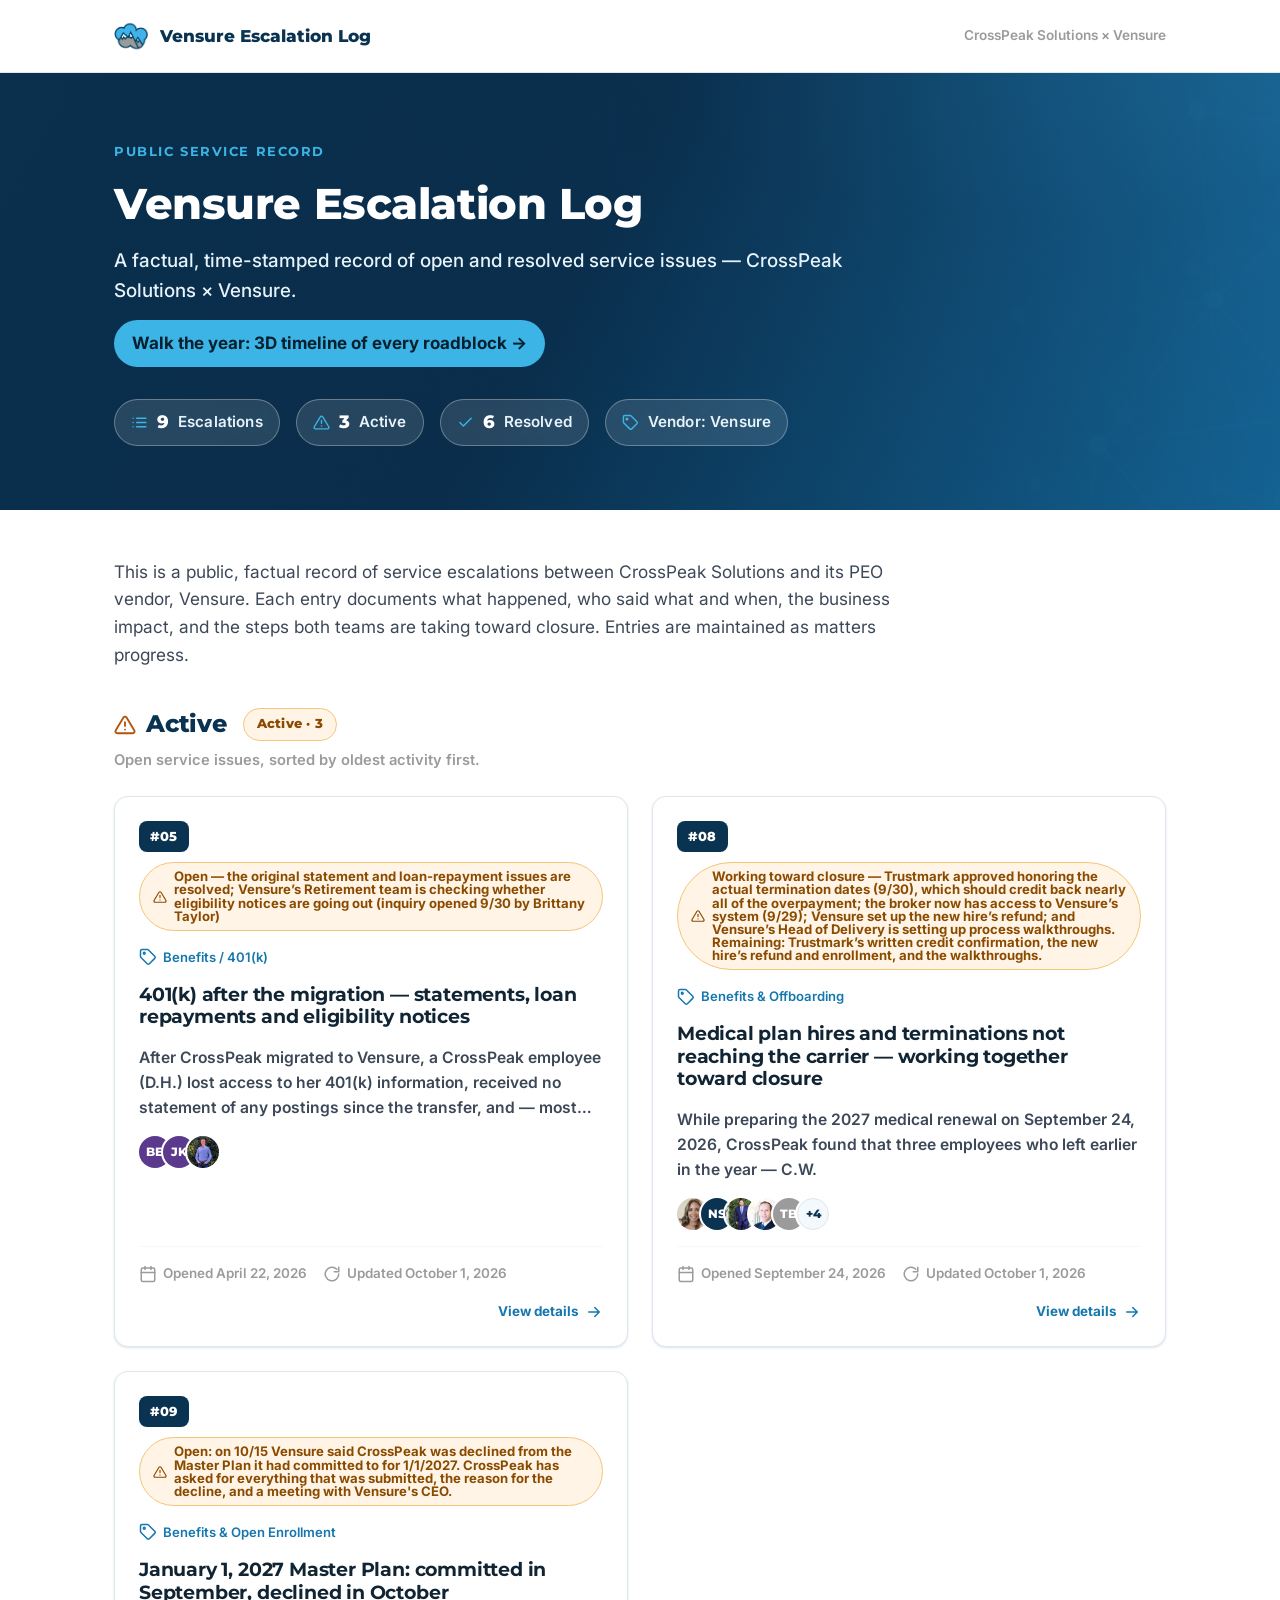
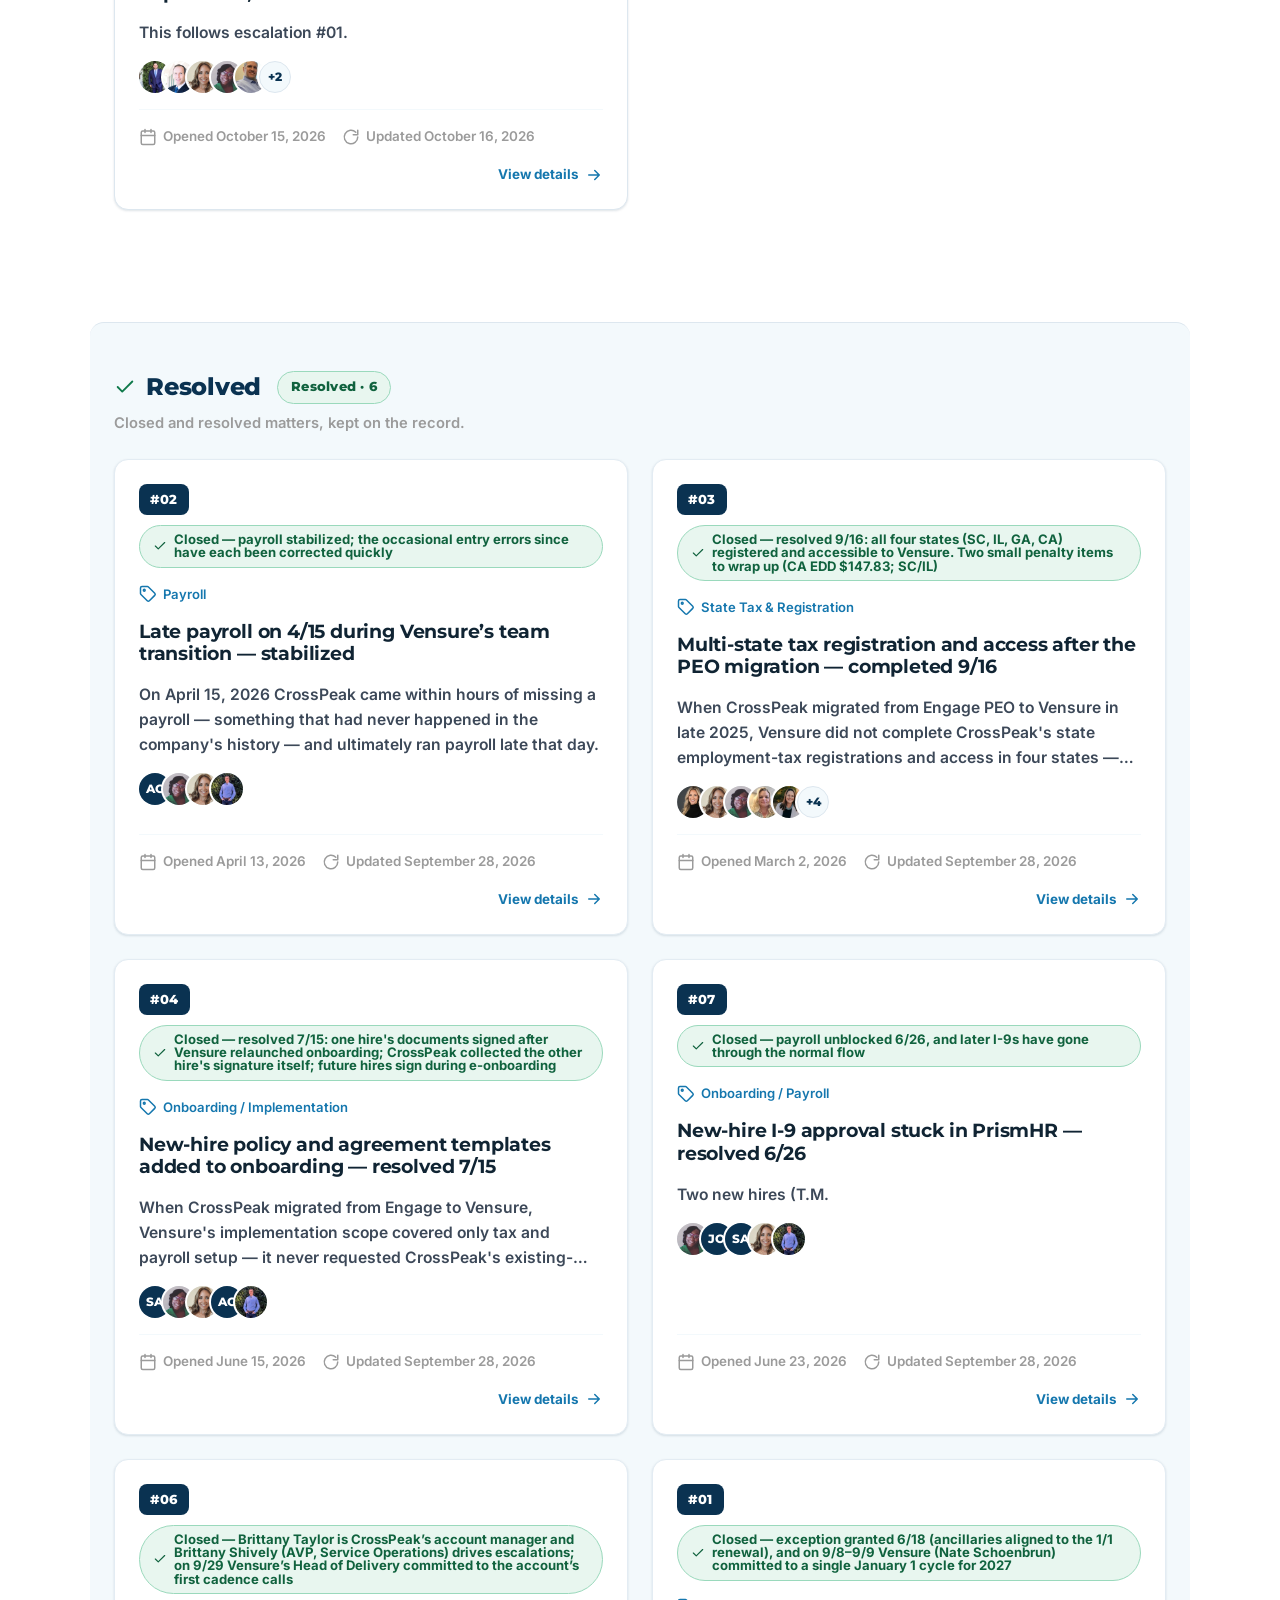
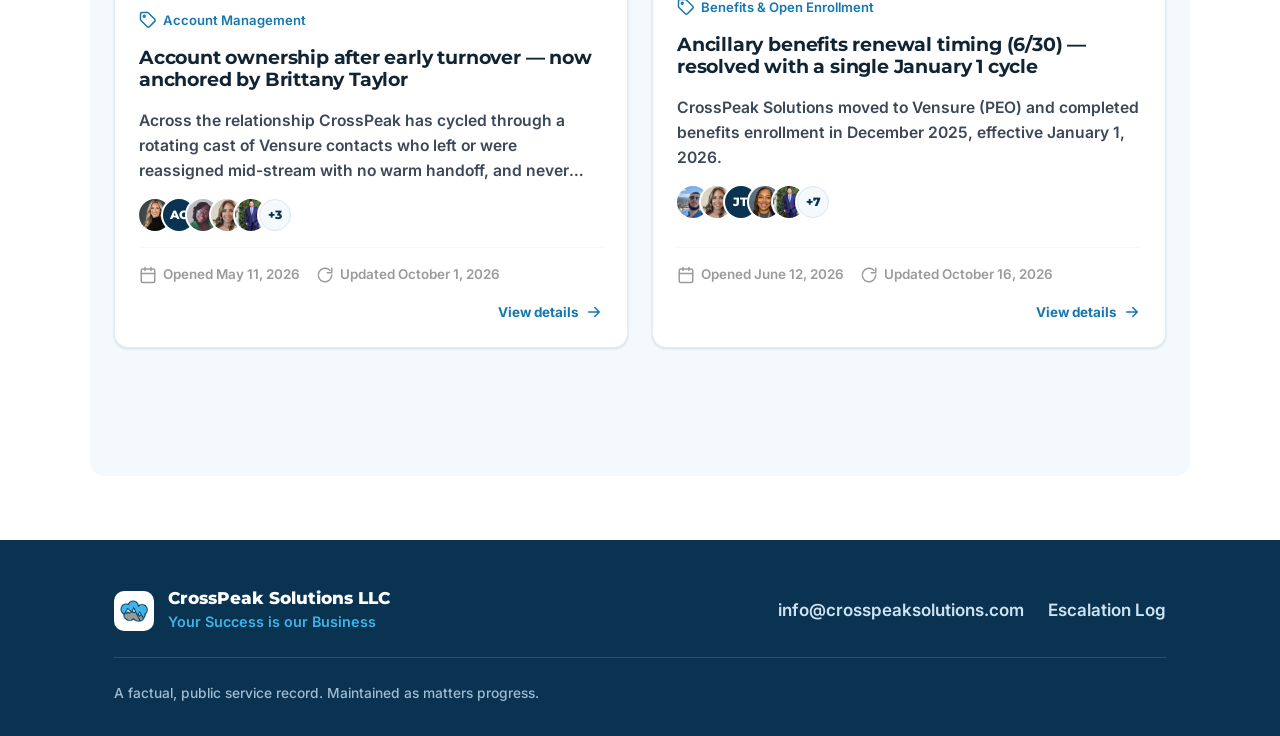
<file: index.html>
<!DOCTYPE html>
<html lang="en">
<head>
  <meta charset="UTF-8" />
  <meta name="viewport" content="width=device-width, initial-scale=1.0" />
  <title>Vensure Escalation Log — CrossPeak Solutions</title>
  <meta name="description" content="A factual, time-stamped public record of open and resolved service issues between CrossPeak Solutions and its PEO vendor, Vensure." />
  <meta name="robots" content="index, follow" />

  <!-- Open Graph / social -->
  <meta property="og:title" content="Vensure Escalation Log — CrossPeak Solutions" />
  <meta property="og:description" content="A factual, time-stamped public record of open and resolved service issues between CrossPeak Solutions and its PEO vendor, Vensure." />
  <meta property="og:type" content="website" />
  <meta property="og:image" content="https://crosspeakzane.github.io/vensure-escalations/assets/img/og-card.jpg" />
  <meta property="og:url" content="https://crosspeakzane.github.io/vensure-escalations/" />
  <!-- Twitter -->
  <meta name="twitter:card" content="summary_large_image" />
  <meta name="twitter:title" content="Vensure Escalation Log — CrossPeak Solutions" />
  <meta name="twitter:description" content="A factual, time-stamped public record of open and resolved service issues between CrossPeak Solutions and its PEO vendor, Vensure." />
  <meta name="twitter:image" content="https://crosspeakzane.github.io/vensure-escalations/assets/img/og-card.jpg" />

  <link rel="icon" href="assets/cps-logo.png" type="image/png" />
  <link rel="apple-touch-icon" href="assets/cps-logo.png" />
  <link rel="preconnect" href="https://fonts.googleapis.com" />
  <link rel="preconnect" href="https://fonts.gstatic.com" crossorigin />
  <link href="https://fonts.googleapis.com/css2?family=Inter:wght@400;500;600;700&family=Montserrat:wght@700;800&display=swap" rel="stylesheet" />
  <link rel="stylesheet" href="assets/style.css?v=20260928e" />
</head>
<body>
  <header class="site-header">
    <div class="container">
      <a class="brand" href="index.html" aria-label="Vensure Escalation Log — home">
        <img src="assets/cps-logo.png" alt="CrossPeak Solutions" />
        <span class="wordmark">Vensure Escalation Log</span>
      </a>
      <span class="header-spacer"></span>
      <span class="header-acct">CrossPeak Solutions × Vensure</span>
    </div>
  </header>

  <section class="hero hero--img">
    <div class="hero-overlay" aria-hidden="true"></div>
    <div class="container">
      <span class="hero-eyebrow">Public Service Record</span>
      <h1>Vensure Escalation Log</h1>
      <p class="subtitle">A factual, time-stamped record of open and resolved service issues — CrossPeak Solutions × Vensure.</p>
      <p style="margin:14px 0 0"><a href="journey.html" style="display:inline-block;background:#3CB4E5;color:#06202F;font-weight:700;padding:10px 18px;border-radius:999px;text-decoration:none">Walk the year: 3D timeline of every roadblock →</a></p>
      <div id="hero-stats" class="hero-stats" aria-label="Escalation summary"></div>
    </div>
  </section>

  <main class="container">
    <section class="intro">
      <p>This is a public, factual record of service escalations between CrossPeak Solutions and its PEO vendor, Vensure. Each entry documents what happened, who said what and when, the business impact, and the steps both teams are taking toward closure. Entries are maintained as matters progress.</p>
    </section>
    <div id="escalation-list"></div>
  </main>

  <footer class="site-footer">
    <div class="container">
      <div class="footer-main">
        <div class="footer-brand">
          <img src="assets/cps-logo.png" alt="" class="footer-logo" />
          <div>
            <span class="f-brand">CrossPeak Solutions LLC</span>
            <span class="f-tag">Your Success is our Business</span>
          </div>
        </div>
        <div class="footer-links">
          <a href="mailto:info@crosspeaksolutions.com">info@crosspeaksolutions.com</a>
          <a href="index.html">Escalation Log</a>
        </div>
      </div>
      <p class="footer-note">A factual, public service record. Maintained as matters progress.</p>
    </div>
  </footer>

  <script src="assets/app.js?v=20260928e"></script>
</body>
</html>
</file>
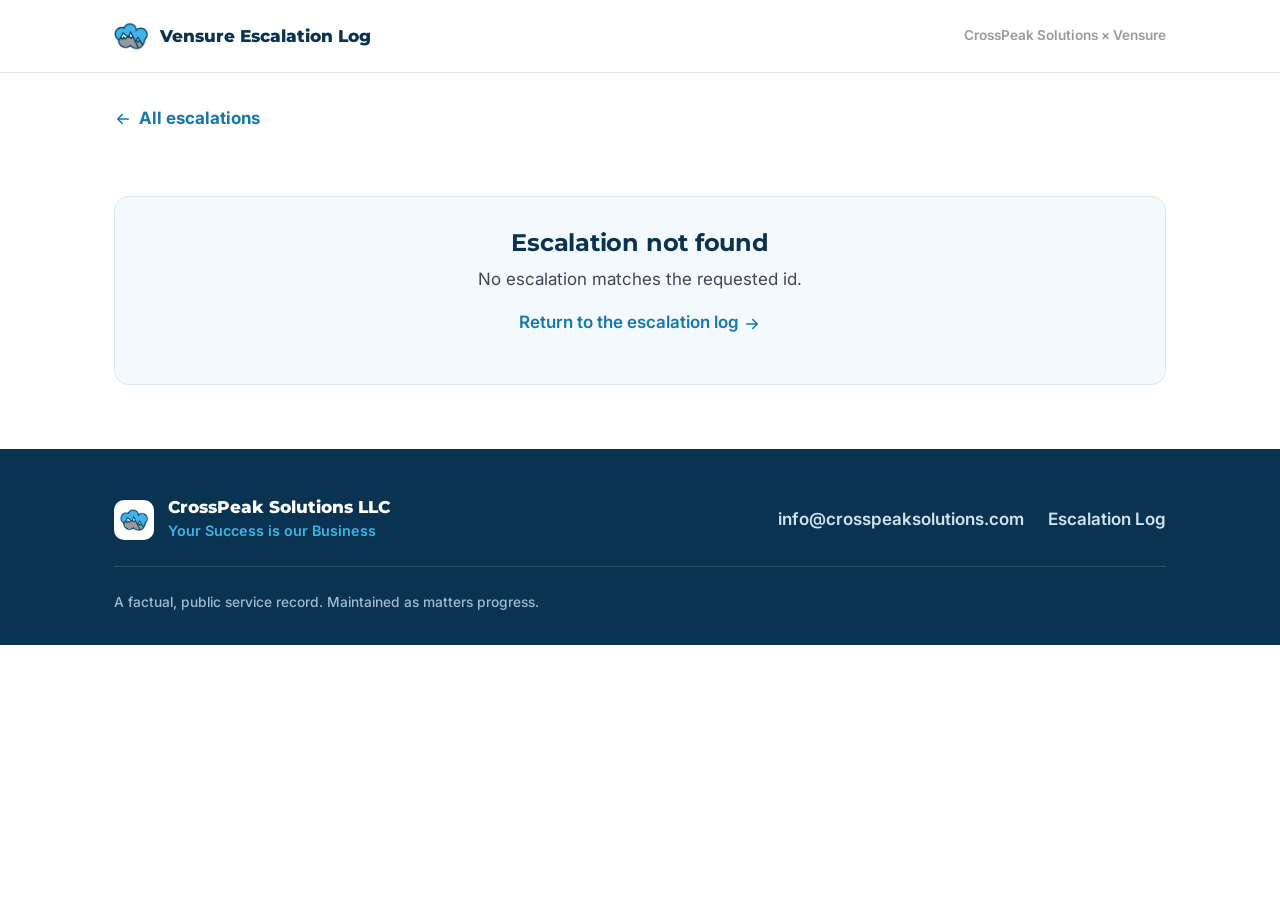
<file: escalation.html>
<!DOCTYPE html>
<html lang="en">
<head>
  <meta charset="UTF-8" />
  <meta name="viewport" content="width=device-width, initial-scale=1.0" />
  <title>Escalation — Vensure Escalation Log</title>
  <meta name="description" content="Detailed record of a service escalation between CrossPeak Solutions and its PEO vendor, Vensure." />
  <meta name="robots" content="index, follow" />

  <!-- Open Graph / social -->
  <meta property="og:title" content="Vensure Escalation Log — CrossPeak Solutions" />
  <meta property="og:description" content="A factual, time-stamped public record of open and resolved service issues between CrossPeak Solutions and its PEO vendor, Vensure." />
  <meta property="og:type" content="website" />
  <meta property="og:image" content="https://crosspeakzane.github.io/vensure-escalations/assets/img/og-card.jpg" />
  <meta property="og:url" content="https://crosspeakzane.github.io/vensure-escalations/" />
  <!-- Twitter -->
  <meta name="twitter:card" content="summary_large_image" />
  <meta name="twitter:title" content="Vensure Escalation Log — CrossPeak Solutions" />
  <meta name="twitter:description" content="A factual, time-stamped public record of open and resolved service issues between CrossPeak Solutions and its PEO vendor, Vensure." />
  <meta name="twitter:image" content="https://crosspeakzane.github.io/vensure-escalations/assets/img/og-card.jpg" />

  <link rel="icon" href="assets/cps-logo.png" type="image/png" />
  <link rel="apple-touch-icon" href="assets/cps-logo.png" />
  <link rel="preconnect" href="https://fonts.googleapis.com" />
  <link rel="preconnect" href="https://fonts.gstatic.com" crossorigin />
  <link href="https://fonts.googleapis.com/css2?family=Inter:wght@400;500;600;700&family=Montserrat:wght@700;800&display=swap" rel="stylesheet" />
  <link rel="stylesheet" href="assets/style.css?v=20260928e" />
</head>
<body>
  <header class="site-header">
    <div class="container">
      <a class="brand" href="index.html" aria-label="Vensure Escalation Log — home">
        <img src="assets/cps-logo.png" alt="CrossPeak Solutions" />
        <span class="wordmark">Vensure Escalation Log</span>
      </a>
      <span class="header-spacer"></span>
      <span class="header-acct">CrossPeak Solutions × Vensure</span>
    </div>
  </header>

  <main class="container">
    <article id="escalation-detail"></article>
  </main>

  <footer class="site-footer">
    <div class="container">
      <div class="footer-main">
        <div class="footer-brand">
          <img src="assets/cps-logo.png" alt="" class="footer-logo" />
          <div>
            <span class="f-brand">CrossPeak Solutions LLC</span>
            <span class="f-tag">Your Success is our Business</span>
          </div>
        </div>
        <div class="footer-links">
          <a href="mailto:info@crosspeaksolutions.com">info@crosspeaksolutions.com</a>
          <a href="index.html">Escalation Log</a>
        </div>
      </div>
      <p class="footer-note">A factual, public service record. Maintained as matters progress.</p>
    </div>
  </footer>

  <script src="assets/app.js?v=20260928e"></script>
</body>
</html>
</file>
<file: assets/style.css>
/* ============================================================
   Vensure Escalation Log — CrossPeak Solutions design system
   ============================================================ */
:root{
  --cps-sky:#3CB4E5;
  --cps-navy:#0A3251;
  --cps-gray:#9B9B9B;
  --cps-white:#ffffff;
  --cps-action:#1577AE;
  --cps-ink:#102433;
  --cps-body:#3C4858;
  --cps-line:#DDE7EF;
  --cps-bg:#ffffff;
  --cps-bg-soft:#F3F9FC;
  --cps-grad:linear-gradient(150deg,#0A3251 0%,#1577AE 100%);

  --space-1:8px; --space-2:16px; --space-3:24px; --space-4:32px;
  --space-5:48px; --space-6:64px;
  --radius:14px; --radius-sm:10px; --radius-pill:999px;
  --container:1100px;
  --shadow-sm:0 1px 3px rgba(10,50,81,.08), 0 1px 2px rgba(10,50,81,.06);
  --shadow-md:0 10px 30px rgba(10,50,81,.12);
  --ring:0 0 0 3px rgba(21,119,174,.55);
}

*{box-sizing:border-box}
html{ -webkit-text-size-adjust:100%; }
body{
  margin:0;
  font-family:'Inter',system-ui,-apple-system,Segoe UI,Roboto,sans-serif;
  font-size:17px;
  line-height:1.6;
  color:var(--cps-body);
  background:var(--cps-bg);
  -webkit-font-smoothing:antialiased;
}
h1,h2,h3,h4{
  font-family:'Montserrat',system-ui,sans-serif;
  color:var(--cps-navy);
  line-height:1.2;
  margin:0 0 var(--space-2);
  letter-spacing:-.01em;
}
h1{font-weight:800;font-size:clamp(1.9rem,3.6vw,2.7rem)}
h2{font-weight:700;font-size:1.5rem}
h3{font-weight:700;font-size:1.18rem}
p{margin:0 0 var(--space-2)}
a{color:var(--cps-action);text-decoration:none;font-weight:600}
a:hover{text-decoration:underline}
a:focus-visible,button:focus-visible{outline:none;box-shadow:var(--ring);border-radius:6px}

.container{max-width:var(--container);margin:0 auto;padding:0 var(--space-3)}
.svg-ico{width:18px;height:18px;flex:none;stroke:currentColor;stroke-width:2;
  stroke-linecap:round;stroke-linejoin:round;fill:none;vertical-align:middle}

/* ---------- Header ---------- */
.site-header{
  position:sticky;top:0;z-index:20;
  background:rgba(255,255,255,.92);
  backdrop-filter:saturate(180%) blur(8px);
  border-bottom:1px solid var(--cps-line);
}
.site-header .container{display:flex;align-items:center;gap:var(--space-2);
  height:72px}
.brand{display:flex;align-items:center;gap:12px;text-decoration:none}
.brand:hover{text-decoration:none}
.brand img{height:34px;width:auto;display:block}
.brand .wordmark{font-family:'Montserrat',sans-serif;font-weight:800;
  font-size:1.06rem;color:var(--cps-navy);line-height:1.1}
.header-spacer{flex:1}
.header-acct{font-size:.85rem;color:var(--cps-gray);font-weight:600;
  display:none}
@media(min-width:720px){.header-acct{display:block}}

/* ---------- Hero ---------- */
.hero{position:relative;overflow:hidden;background:var(--cps-grad);
  color:var(--cps-white);padding:var(--space-6) 0}
.hero::before{content:"";position:absolute;inset:0;pointer-events:none;
  background:radial-gradient(680px 320px at 82% -10%,rgba(60,180,229,.40),transparent 60%);}
.hero .container{position:relative;z-index:2}
.hero h1{color:var(--cps-white)}
.hero .subtitle{font-size:1.18rem;max-width:760px;color:#E7F3FA;
  font-weight:500;margin-bottom:0}
.hero-eyebrow{display:inline-flex;align-items:center;gap:8px;
  font-family:'Montserrat',sans-serif;font-weight:700;font-size:.82rem;
  letter-spacing:.12em;text-transform:uppercase;color:var(--cps-sky);
  margin-bottom:var(--space-2)}

/* Full-bleed hero photo + navy→action gradient overlay for AA-legible text. */
.hero--img{padding:var(--space-6) 0;
  background:var(--cps-navy) url("img/hero-bg.jpg") center/cover no-repeat}
.hero--img .hero-overlay{position:absolute;inset:0;z-index:1;pointer-events:none;
  background:linear-gradient(120deg,rgba(10,50,81,.92) 0%,rgba(10,50,81,.84) 45%,rgba(21,119,174,.74) 100%)}
.hero--img::before{z-index:1}

/* Hero stat chips — translucent, icon + number + label. */
.hero-stats{display:flex;flex-wrap:wrap;gap:var(--space-2);
  margin-top:var(--space-4)}
.stat-chip{display:inline-flex;align-items:center;gap:9px;
  padding:10px 16px;border-radius:var(--radius-pill);
  background:rgba(255,255,255,.12);border:1px solid rgba(255,255,255,.30);
  color:var(--cps-white);font-weight:600;font-size:.95rem;
  backdrop-filter:blur(4px)}
.stat-chip .svg-ico{width:17px;height:17px;color:var(--cps-sky)}
.stat-num{font-family:'Montserrat',sans-serif;font-weight:800;
  font-size:1.15rem;line-height:1}
.stat-label{color:#E7F3FA;letter-spacing:.01em}

/* ---------- Intro ---------- */
.intro{padding:var(--space-5) 0 var(--space-3)}
.intro p{font-size:1.08rem;max-width:820px}

/* ---------- Escalation sections (Active / Resolved) ---------- */
.esc-section{padding-bottom:var(--space-5)}
.esc-section--resolved{background:var(--cps-bg-soft);
  border-top:1px solid var(--cps-line);
  margin:0 calc(-1 * var(--space-3));padding:var(--space-5) var(--space-3) var(--space-6);
  border-radius:var(--radius)}
.section-head{display:flex;align-items:center;gap:var(--space-2);flex-wrap:wrap;
  margin:0 0 var(--space-1)}
.section-title{font-family:'Montserrat',sans-serif;font-weight:800;
  color:var(--cps-navy);font-size:1.5rem;margin:0;
  display:inline-flex;align-items:center;gap:10px}
.section-title .svg-ico{width:22px;height:22px}
.esc-section--active .section-title .svg-ico{color:#B45309}
.esc-section--resolved .section-title .svg-ico{color:#0F7A4B}
.count-pill{display:inline-flex;align-items:center;
  font-family:'Montserrat',sans-serif;font-weight:800;font-size:.8rem;
  letter-spacing:.02em;padding:5px 13px;border-radius:var(--radius-pill);
  border:1.5px solid var(--cps-line);background:var(--cps-white);color:var(--cps-ink)}
.count-pill--active{background:#FFF4E6;border-color:#F4C57A;color:#8A4B00}
.count-pill--resolved{background:#E8F6EF;border-color:#9AD9BC;color:#10623E}
.section-sub{color:var(--cps-gray);font-size:.92rem;font-weight:600;
  margin:0 0 var(--space-3)}

/* ---------- Status pill ---------- */
.pill{display:inline-flex;align-items:center;gap:7px;
  font-weight:700;font-size:.82rem;line-height:1;
  padding:7px 13px;border-radius:var(--radius-pill);
  border:1.5px solid var(--cps-line);background:var(--cps-bg-soft);
  color:var(--cps-ink)}
.pill .svg-ico{width:14px;height:14px}
.pill--attn{background:#FFF4E6;border-color:#F4C57A;color:#8A4B00}
.pill--resolved{background:#E8F6EF;border-color:#9AD9BC;color:#10623E}

/* ---------- Cards (index) ---------- */
.card-grid{display:grid;gap:var(--space-3);grid-template-columns:1fr;
  padding-bottom:var(--space-6)}
@media(min-width:760px){.card-grid{grid-template-columns:1fr 1fr}}
.esc-card{display:flex;flex-direction:column;gap:var(--space-2);
  background:var(--cps-white);border:1px solid var(--cps-line);
  border-radius:var(--radius);padding:var(--space-3);
  box-shadow:var(--shadow-sm);transition:transform .18s ease,box-shadow .18s ease,border-color .18s ease;
  text-decoration:none}
.esc-card:hover{transform:translateY(-4px);box-shadow:var(--shadow-md);
  border-color:#BFD8E8;text-decoration:none}
.esc-card:focus-visible{box-shadow:var(--ring),var(--shadow-md)}
/* Closed escalations stay fully visible & clickable; only a slightly lower-key
   border softens them. The accessible status pill (green + check icon + the
   word "Closed") carries the closed meaning — not this border alone. */
.esc-card--closed{border-color:#E3ECF3}
.card-top{display:flex;align-items:center;gap:10px;flex-wrap:wrap}
.id-badge{font-family:'Montserrat',sans-serif;font-weight:800;
  font-size:.82rem;letter-spacing:.04em;color:var(--cps-white);
  background:var(--cps-navy);padding:5px 11px;border-radius:8px}
.card-cat{font-size:.82rem;font-weight:600;color:var(--cps-action);
  display:inline-flex;align-items:center;gap:6px}
.esc-card h3{margin:0;color:var(--cps-ink)}
.card-summary{color:var(--cps-body);font-size:.98rem;margin:0;
  display:-webkit-box;-webkit-line-clamp:3;-webkit-box-orient:vertical;
  overflow:hidden}
.card-meta{display:flex;gap:var(--space-2);flex-wrap:wrap;align-items:center;
  color:var(--cps-gray);font-size:.84rem;font-weight:600;
  margin-top:auto;padding-top:var(--space-2);
  border-top:1px solid var(--cps-bg-soft)}
.card-meta .meta-i{display:inline-flex;align-items:center;gap:6px}
.card-cta{display:inline-flex;align-items:center;gap:6px;font-weight:700;
  color:var(--cps-action);margin-left:auto}
.card-cta .svg-ico{transition:transform .18s ease}
.esc-card:hover .card-cta .svg-ico{transform:translateX(4px)}

/* ---------- Avatars (shared) ---------- */
.avatar{display:inline-flex;align-items:center;justify-content:center;
  border-radius:50%;overflow:hidden;flex:none;background:var(--cps-bg-soft);
  position:relative}
.avatar-img{width:100%;height:100%;object-fit:cover;display:block}
.avatar-initials{display:flex;align-items:center;justify-content:center;
  width:100%;height:100%;font-family:'Montserrat',sans-serif;font-weight:800;
  color:#fff;letter-spacing:.02em;line-height:1}
/* Company-coded initials backgrounds — color is a SECONDARY cue;
   the company is always also shown as a text chip. White text passes AA. */
.av--vensure .avatar-initials{background:var(--cps-navy)}
.av--crosspeak .avatar-initials{background:var(--cps-action)}
.av--uniq .avatar-initials{background:var(--cps-gray)}
/* Paychex — distinct accessible teal (white text passes AA: #0F6E6E). */
.av--paychex .avatar-initials{background:#0F6E6E}
/* PrismHR / Slavic401k / GDOL — distinct accessible backgrounds; white text passes AA. */
.av--prismhr .avatar-initials{background:#5B3A8E}
.av--slavic .avatar-initials{background:#9A5B00}
.av--gdol .avatar-initials{background:#1F5C8B}
.avatar--card{width:60px;height:60px}
.avatar--card .avatar-initials{font-size:1.18rem}
.avatar--stack{width:32px;height:32px;box-shadow:0 0 0 2px #fff}
.avatar--stack .avatar-initials{font-size:.78rem}

/* ---------- Avatar stack (index cards) ---------- */
.avatar-stack{display:flex;align-items:center;padding-left:8px}
.avatar-stack .avatar{margin-left:-8px}
.avatar--more{margin-left:-8px;background:var(--cps-bg-soft);
  border:1px solid var(--cps-line);color:var(--cps-navy);
  font-family:'Montserrat',sans-serif;font-weight:800;font-size:.74rem;
  box-shadow:0 0 0 2px #fff}

/* ---------- Players section (detail) ---------- */
.players-grid{display:grid;gap:var(--space-2);
  grid-template-columns:1fr}
@media(min-width:560px){.players-grid{grid-template-columns:1fr 1fr}}
@media(min-width:900px){.players-grid{grid-template-columns:1fr 1fr 1fr}}
.player-card{display:flex;flex-direction:column;gap:12px;
  background:var(--cps-white);border:1px solid var(--cps-line);
  border-radius:var(--radius-sm);padding:var(--space-2);
  box-shadow:var(--shadow-sm);
  transition:transform .18s ease,box-shadow .18s ease,border-color .18s ease}
.player-card:hover{transform:translateY(-3px);box-shadow:var(--shadow-md);
  border-color:#BFD8E8}
.player-top{display:flex;align-items:center;gap:12px}
.player-id{display:flex;flex-direction:column;gap:3px;min-width:0}
.player-name{font-family:'Montserrat',sans-serif;font-weight:800;
  color:var(--cps-ink);font-size:1rem;line-height:1.2}
.player-title{font-size:.85rem;color:var(--cps-gray);font-weight:600}
.company-chip{display:inline-flex;align-items:center;gap:6px;
  align-self:flex-start;margin-top:2px;
  font-size:.74rem;font-weight:700;color:var(--cps-action);
  background:var(--cps-bg-soft);border:1px solid var(--cps-line);
  padding:3px 9px;border-radius:var(--radius-pill)}
.company-chip-logo{height:13px;width:auto;display:block}
/* Turnover marker — muted factual footnote (not an alert). Text + icon
   carry the meaning; color is secondary. Gray-on-soft passes WCAG AA. */
.former-chip{display:inline-flex;align-items:center;gap:5px;
  align-self:flex-start;margin-top:5px;
  font-size:.72rem;font-weight:600;color:var(--cps-body);
  background:var(--cps-bg-soft);border:1px solid var(--cps-line);
  padding:2px 8px;border-radius:var(--radius-pill);cursor:default}
.former-chip .svg-ico{width:12px;height:12px;color:var(--cps-gray)}
.player-role{margin:0;font-size:.9rem;color:var(--cps-body);
  border-top:1px solid var(--cps-bg-soft);padding-top:10px}
.player-linkedin{display:inline-flex;align-items:center;gap:6px;align-self:flex-start;
  margin-top:auto;font-size:.85rem;font-weight:700;color:var(--cps-action)}
.player-linkedin .svg-ico{width:16px;height:16px}

/* ---------- Detail page ---------- */
.back-link{display:inline-flex;align-items:center;gap:7px;
  margin:var(--space-4) 0 var(--space-2);font-weight:700}
.detail-header{border-bottom:1px solid var(--cps-line);
  padding-bottom:var(--space-3);margin-bottom:var(--space-4)}
.detail-headrow{display:flex;align-items:center;gap:12px;flex-wrap:wrap;
  margin-bottom:var(--space-2)}
.detail-meta{display:flex;gap:var(--space-3);flex-wrap:wrap;
  color:var(--cps-gray);font-size:.9rem;font-weight:600;margin-top:var(--space-2)}
.detail-meta .meta-i{display:inline-flex;align-items:center;gap:7px}
.detail-meta strong{color:var(--cps-body)}
.detail-section{margin-bottom:var(--space-5)}
.detail-section > h2{display:flex;align-items:center;gap:10px;
  padding-bottom:var(--space-1);margin-bottom:var(--space-3);
  border-bottom:2px solid var(--cps-bg-soft)}
.lede{font-size:1.06rem;color:var(--cps-body)}

ul.bullets{list-style:none;padding:0;margin:0;display:grid;gap:12px}
ul.bullets li{position:relative;padding-left:30px;color:var(--cps-body)}
ul.bullets li .svg-ico{position:absolute;left:0;top:3px;color:var(--cps-action)}
ol.asks{margin:0;padding-left:0;list-style:none;counter-reset:ask;display:grid;gap:14px}
ol.asks li{position:relative;padding:14px 16px 14px 52px;
  background:var(--cps-bg-soft);border:1px solid var(--cps-line);
  border-radius:var(--radius-sm);color:var(--cps-ink);counter-increment:ask}
ol.asks li::before{content:counter(ask);position:absolute;left:14px;top:13px;
  width:26px;height:26px;border-radius:50%;background:var(--cps-navy);
  color:#fff;font-family:'Montserrat',sans-serif;font-weight:800;font-size:.85rem;
  display:flex;align-items:center;justify-content:center}
ul.refs{list-style:none;padding:0;margin:0;display:grid;gap:10px}
ul.refs li{position:relative;padding-left:28px;font-size:.96rem;color:var(--cps-body)}
ul.refs li .svg-ico{position:absolute;left:0;top:3px;color:var(--cps-gray)}

/* ---------- Timeline ---------- */
.timeline{list-style:none;margin:0;padding:0;position:relative}
.timeline::before{content:"";position:absolute;left:15px;top:6px;bottom:6px;
  width:2px;background:var(--cps-line)}
.tl-item{position:relative;padding:0 0 var(--space-3) 48px;margin:0}
.tl-item:last-child{padding-bottom:0}
.tl-node{position:absolute;left:4px;top:2px;width:24px;height:24px;
  border-radius:50%;background:#fff;display:flex;align-items:center;
  justify-content:center;z-index:1}
.tl-card{border:1px solid var(--cps-line);border-radius:var(--radius-sm);
  background:#fff;padding:14px 16px;box-shadow:var(--shadow-sm)}
.tl-vensure .tl-card{border-left:5px solid var(--cps-navy)}
.tl-crosspeak .tl-card{border-left:5px solid var(--cps-action)}
.tl-vensure .tl-node{border:2px solid var(--cps-navy);color:var(--cps-navy)}
.tl-crosspeak .tl-node{border:2px solid var(--cps-action);color:var(--cps-action)}
.tl-other .tl-card{border-left:5px dashed #6B7280}
.tl-other .tl-node{border:2px dashed #6B7280;color:#4B5563}
.tl-head{display:flex;align-items:center;gap:10px;flex-wrap:wrap;margin-bottom:7px}
.tl-when{font-size:.82rem;font-weight:700;color:var(--cps-gray)}
.tl-actor{font-weight:700;color:var(--cps-ink)}
.tl-role{font-size:.85rem;color:var(--cps-gray);font-weight:500}
.tl-text{margin:0;color:var(--cps-body);font-size:.98rem}
.party-chip{display:inline-flex;align-items:center;gap:6px;
  font-size:.74rem;font-weight:800;letter-spacing:.04em;text-transform:uppercase;
  padding:4px 9px;border-radius:6px}
.party-chip.vensure{background:var(--cps-navy);color:#fff}
.party-chip.other{background:#F1F2F4;color:#374151;border:1px solid #D1D5DB}
.party-chip.crosspeak{background:#E3F1F9;color:var(--cps-action);
  border:1.5px solid var(--cps-action)}
.tl-legend{display:flex;gap:var(--space-2);flex-wrap:wrap;
  margin-bottom:var(--space-3);font-size:.86rem;font-weight:600;color:var(--cps-body)}
.tl-legend span{display:inline-flex;align-items:center;gap:7px}

/* ---------- Public note callout ---------- */
.note-card{position:relative;
  background:var(--cps-bg-soft);
  border:1px solid var(--cps-line);
  border-left:5px solid var(--cps-action);
  border-radius:var(--radius);
  padding:var(--space-3)}
.note-head{display:flex;align-items:center;gap:10px;margin-bottom:var(--space-1)}
.note-ico-wrap{display:inline-flex;align-items:center;justify-content:center;
  color:var(--cps-action)}
.note-ico-wrap .svg-ico{width:20px;height:20px}
.note-title{margin:0;color:var(--cps-navy);font-size:1.18rem;line-height:1.25}
.note-body{font-size:1rem;color:var(--cps-body)}
.note-body p{margin:0 0 var(--space-2);font-size:1rem}
.note-body p:last-child{margin-bottom:0}
.note-body strong{color:var(--cps-ink)}
.note-body em{font-style:italic}
.note-body a{color:var(--cps-action);font-weight:600}
.note-body a:hover{text-decoration:underline}
.note-body a:focus-visible{outline:none;box-shadow:var(--ring);border-radius:6px}
.note-body ul{margin:0 0 var(--space-2);padding-left:22px}
.note-body li{margin-bottom:8px}

/* ---------- Kudos callout (positive / corrective-action) ---------- */
/* Celebratory green. Accessible greens (WCAG AA): icon + heading + text carry
   the positive meaning, never color alone. Body text effective >=14px. */
.kudos-card{position:relative;
  background:#E8F6EF;
  border:1px solid #9AD9BC;
  border-left:5px solid #0F7A4B;
  border-radius:var(--radius);
  padding:var(--space-3)}
.kudos-head{display:flex;align-items:center;gap:10px;margin-bottom:var(--space-2)}
.kudos-ico-wrap{display:inline-flex;align-items:center;justify-content:center;
  width:34px;height:34px;border-radius:50%;flex:none;
  background:#0F7A4B;color:#fff}
.kudos-ico-wrap .svg-ico{width:20px;height:20px}
.kudos-title{margin:0;color:#0B5536;font-size:1.18rem;line-height:1.25}
/* Hero row: avatar + name + company shortName. */
.kudos-heroes{display:flex;flex-wrap:wrap;gap:var(--space-2);
  margin:0 0 var(--space-2)}
.kudos-hero{display:inline-flex;align-items:center;gap:9px;
  background:rgba(255,255,255,.7);border:1px solid #9AD9BC;
  border-radius:var(--radius-pill);padding:5px 13px 5px 5px}
.kudos-hero-id{display:flex;flex-direction:column;line-height:1.15}
.kudos-hero-name{font-family:'Montserrat',sans-serif;font-weight:800;
  color:#0B5536;font-size:.95rem}
.kudos-hero-co{font-size:.78rem;font-weight:700;color:#10623E}
.kudos-body{font-size:1rem;color:var(--cps-ink)}
.kudos-body p{margin:0 0 var(--space-2);font-size:1rem}
.kudos-body p:last-child{margin-bottom:0}
.kudos-body strong{color:#0B5536}
.kudos-body em{font-style:italic}
.kudos-body a{color:var(--cps-action);font-weight:600}
.kudos-body a:hover{text-decoration:underline}
.kudos-body a:focus-visible{outline:none;box-shadow:var(--ring);border-radius:6px}
.kudos-body ul{margin:0 0 var(--space-2);padding-left:22px}
.kudos-body li{margin-bottom:8px}

/* ---------- Confidential (locked) section ---------- */
.locked-section > h2{align-items:center}
.lock-ico-wrap{display:inline-flex;align-items:center;justify-content:center;
  color:var(--cps-navy)}
.lock-ico-wrap .svg-ico{width:20px;height:20px}
.locked-pill{display:inline-flex;align-items:center;gap:6px;margin-left:auto;
  font-family:'Inter',sans-serif;font-size:.74rem;font-weight:800;
  letter-spacing:.04em;text-transform:uppercase;
  padding:5px 11px;border-radius:var(--radius-pill);
  background:var(--cps-navy);color:#fff}
.locked-pill .svg-ico{width:13px;height:13px}
.locked-pill--open{background:#10623E}
.locked-card{position:relative;
  background:linear-gradient(180deg,#F3F9FC 0%,#ffffff 100%);
  border:1.5px dashed #BFD8E8;border-radius:var(--radius);
  padding:var(--space-3)}
.locked-sub{margin:0 0 var(--space-2);color:var(--cps-body);font-size:.96rem}
.locked-form{margin:0}
.locked-label{display:block;font-size:.84rem;font-weight:700;
  color:var(--cps-navy);margin-bottom:7px}
.locked-row{display:flex;gap:10px;flex-wrap:wrap;align-items:stretch}
.locked-input{flex:1 1 220px;min-width:0;font-family:'Inter',sans-serif;
  font-size:1rem;color:var(--cps-ink);padding:11px 14px;
  border:1.5px solid var(--cps-line);border-radius:var(--radius-sm);
  background:#fff}
.locked-input:focus-visible{outline:none;box-shadow:var(--ring);
  border-color:var(--cps-action)}
.locked-btn{display:inline-flex;align-items:center;gap:8px;
  font-family:'Montserrat',sans-serif;font-weight:800;font-size:.95rem;
  color:#fff;background:var(--cps-navy);border:none;cursor:pointer;
  padding:11px 20px;border-radius:var(--radius-sm);
  transition:background .18s ease,transform .18s ease}
.locked-btn:hover{background:var(--cps-action)}
.locked-btn:focus-visible{outline:none;box-shadow:var(--ring)}
.locked-btn .svg-ico{width:16px;height:16px}
.locked-err{margin:12px 0 0;color:#8A2B00;font-size:.9rem;font-weight:700}
.locked-body{font-size:1rem;color:var(--cps-body)}
.locked-body h3{margin:var(--space-3) 0 var(--space-1);color:var(--cps-navy)}
.locked-body h3:first-child{margin-top:0}
.locked-body p{margin:0 0 var(--space-2);font-size:1rem}
.locked-body ul{margin:0 0 var(--space-2);padding-left:22px}
.locked-body li{margin-bottom:8px}
.locked-body blockquote{margin:var(--space-2) 0;padding:8px 0 8px var(--space-2);
  border-left:4px solid var(--cps-navy);font-style:italic;color:var(--cps-ink)}
.locked-body .locked-lead{font-size:1.06rem;font-weight:600;color:var(--cps-ink)}
.locked-body .locked-note{font-size:.86rem;color:var(--cps-gray)}

/* ---------- States ---------- */
.notice{background:var(--cps-bg-soft);border:1px solid var(--cps-line);
  border-radius:var(--radius);padding:var(--space-4);text-align:center;
  margin:var(--space-5) 0}
.notice h2{margin-bottom:var(--space-1)}

/* ---------- Footer ---------- */
.site-footer{background:var(--cps-navy);color:#CFE4F1;
  margin-top:var(--space-6);padding:var(--space-5) 0 var(--space-4)}
.site-footer .container{display:block}
.footer-main{display:flex;flex-wrap:wrap;gap:var(--space-3);
  align-items:center;justify-content:space-between;
  padding-bottom:var(--space-3);
  border-bottom:1px solid rgba(255,255,255,.14)}
.footer-brand{display:flex;align-items:center;gap:14px}
.footer-logo{height:40px;width:auto;display:block;
  background:#fff;border-radius:10px;padding:6px}
.site-footer .f-brand{display:block;font-family:'Montserrat',sans-serif;
  font-weight:800;color:var(--cps-white);font-size:1.05rem;line-height:1.3}
.site-footer .f-tag{display:block;color:var(--cps-sky);font-size:.9rem;
  font-weight:600}
.footer-links{display:flex;flex-wrap:wrap;gap:var(--space-3);align-items:center}
.site-footer a{color:#CFE4F1;font-weight:600}
.site-footer a:hover{color:var(--cps-white)}
.footer-note{margin:var(--space-3) 0 0;color:#9DBDD3;font-size:.86rem;
  font-weight:500}

/* ---------- 404 ---------- */
.center-page{min-height:60vh;display:flex;flex-direction:column;
  align-items:center;justify-content:center;text-align:center;padding:var(--space-5) 0}

@media(prefers-reduced-motion:reduce){
  *{transition:none !important;scroll-behavior:auto !important}
  .esc-card:hover{transform:none}
  .player-card:hover{transform:none}
  .locked-btn{transition:none}
  .esc-card:hover .card-cta .svg-ico{transform:none}
}

/* ---------- Recovery meter (escalation hero graphic) ---------- */
.meter{border:1px solid var(--cps-line);border-radius:var(--radius);overflow:hidden;box-shadow:var(--shadow-sm);background:#fff}
.mtr-top{background:var(--cps-grad);color:#fff;padding:var(--space-3)}
.mtr-eyebrow{display:block;font-size:.78rem;font-weight:700;letter-spacing:.08em;text-transform:uppercase;opacity:.9;margin-bottom:var(--space-2)}
.mtr-stats{display:grid;grid-template-columns:repeat(3,minmax(0,1fr));gap:var(--space-2);margin-bottom:var(--space-3)}
.mtr-stat{display:flex;flex-direction:column;gap:2px}
.mtr-num{font-family:Montserrat,Inter,system-ui,sans-serif;font-weight:800;font-size:clamp(1.3rem,4vw,2.1rem);line-height:1.1;font-variant-numeric:tabular-nums}
.mtr-lbl{display:inline-flex;align-items:center;gap:6px;font-size:.9rem;opacity:.92}
.mtr-lbl .svg-ico{width:16px;height:16px}
.mtr-stat--good .mtr-num{color:#9CF0C6}
.mtr-stat--open .mtr-num{color:#FFD28A}
.mtr-bar{display:flex;height:44px;border-radius:var(--radius-pill);overflow:hidden;background:rgba(255,255,255,.14);border:2px solid rgba(255,255,255,.55)}
.mtr-rec{display:flex;align-items:center;justify-content:center;min-width:0;background:#1FA36A;color:#fff;font-weight:700;font-size:.85rem;white-space:nowrap;overflow:hidden}
.mtr-rec span,.mtr-open span{padding:0 10px;overflow:hidden;text-overflow:ellipsis}
.mtr-open{flex:1;display:flex;align-items:center;justify-content:center;min-width:0;color:#fff;font-weight:600;font-size:.85rem;white-space:nowrap;
  background:repeating-linear-gradient(135deg,rgba(255,210,138,.28) 0 10px,rgba(255,210,138,.12) 10px 20px)}
.mtr-scale{display:flex;justify-content:space-between;gap:8px;font-size:.8rem;opacity:.9;margin-top:6px;font-variant-numeric:tabular-nums}
.mtr-grid{display:grid;grid-template-columns:1fr;gap:var(--space-3);padding:var(--space-3)}
@media(min-width:760px){.mtr-grid{grid-template-columns:1fr 1fr}}
.mtr-col h3{font-size:1rem;margin:0 0 var(--space-2);color:var(--cps-ink)}
.mtr-list{list-style:none;margin:0;padding:0;display:flex;flex-direction:column;gap:10px}
.mtr-list li{display:grid;grid-template-columns:auto 1fr;gap:10px;align-items:start;color:var(--cps-body);font-size:.95rem}
.mtr-chip{display:inline-block;font-size:.75rem;font-weight:700;padding:3px 8px;border-radius:var(--radius-pill);border:1px solid;white-space:nowrap}
.mtr-tone-vensure{background:#E6EEF5;border-color:#9DB6CC;color:var(--cps-navy)}
.mtr-tone-broker{background:#FFF1DE;border-color:#F0B35E;color:#7A4300}
.mtr-tone-carrier{background:#F1F2F4;border-color:#C5CAD2;color:#374151}
.mtr-tone-crosspeak{background:#E3F1F9;border-color:#8CC3E3;color:var(--cps-action)}
.mtr-tone-open{background:#FFF4E6;border-color:#F4C57A;color:#8A4B00}
.mtr-lever{background:#FFF7EA;border:1px solid #F4C57A;border-left:5px solid #E0932B;border-radius:var(--radius-sm);padding:12px 14px;margin-bottom:var(--space-2)}
.mtr-lever b{display:block;color:var(--cps-ink);margin:2px 0 4px}
.mtr-lever p{margin:0;color:var(--cps-body);font-size:.95rem}
.mtr-step{display:block;font-size:.72rem;font-weight:700;letter-spacing:.06em;text-transform:uppercase;color:#8A4B00;margin-bottom:6px}
.mtr-shares{display:flex;gap:4px;margin-bottom:var(--space-2)}
.mtr-share{display:flex;flex-direction:column;align-items:center;justify-content:center;gap:1px;padding:8px 4px;border-radius:var(--radius-sm);border:1px solid;min-width:0;text-align:center}
.mtr-share-who{font-size:.78rem;font-weight:700;overflow:hidden;text-overflow:ellipsis;white-space:nowrap;max-width:100%}
.mtr-share-amt{font-size:.95rem;font-weight:800;font-variant-numeric:tabular-nums}
.mtr-foot{margin:0;padding:0 var(--space-3) var(--space-3);font-size:.85rem;color:var(--cps-body)}
@media(max-width:520px){.mtr-stats{grid-template-columns:1fr}.mtr-scale span:nth-child(2){display:none}}

/* Root-cause banner */
.rootcause{background:#FFF5F5;border:2px solid #B42318;border-left:10px solid #B42318;border-radius:var(--radius);padding:var(--space-3);box-shadow:var(--shadow-sm)}
.rc-label{display:inline-block;background:#B42318;color:#fff;font-size:.8rem;font-weight:800;letter-spacing:.1em;text-transform:uppercase;padding:4px 10px;border-radius:var(--radius-pill);margin-bottom:var(--space-2)}
.rc-headline{margin:0 0 var(--space-2);color:#7A1111;font-size:clamp(1.25rem,3vw,1.7rem);line-height:1.25;border:0;padding:0}
.rc-points{list-style:none;margin:0 0 var(--space-2);padding:0;display:grid;gap:10px;counter-reset:rc}
.rc-points li{display:grid;grid-template-columns:auto 1fr;gap:4px 12px;background:#fff;border:1px solid #F3C4C0;border-radius:var(--radius-sm);padding:10px 14px;counter-increment:rc}
.rc-points li::before{content:counter(rc);grid-row:span 3;width:28px;height:28px;border-radius:50%;background:#B42318;color:#fff;font-weight:800;display:flex;align-items:center;justify-content:center}
.rc-when{font-size:.82rem;font-weight:700;color:#7A1111}
.rc-who{font-weight:700;color:var(--cps-ink)}
.rc-quote{font-style:italic;color:var(--cps-ink);font-size:1rem}
.rc-conclusion{margin:0;font-weight:700;color:#7A1111;font-size:1.05rem}
</file>
